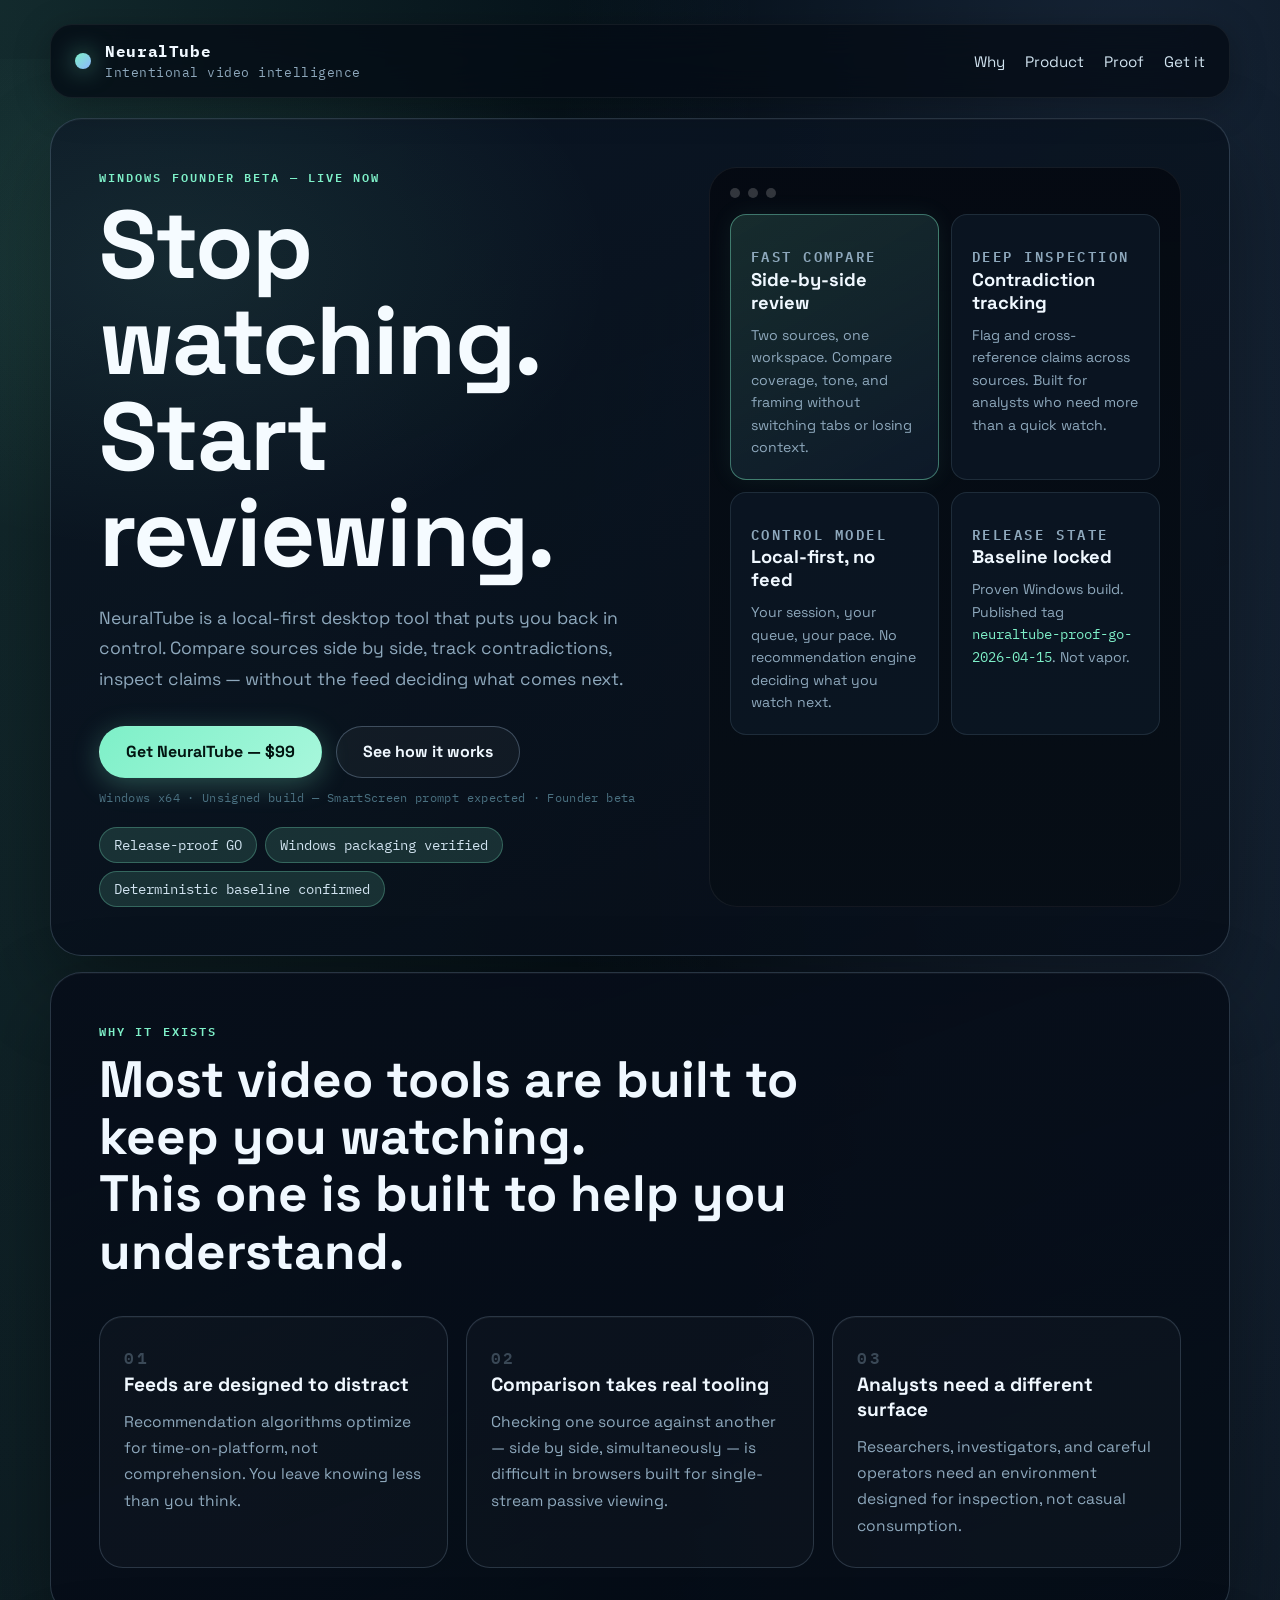
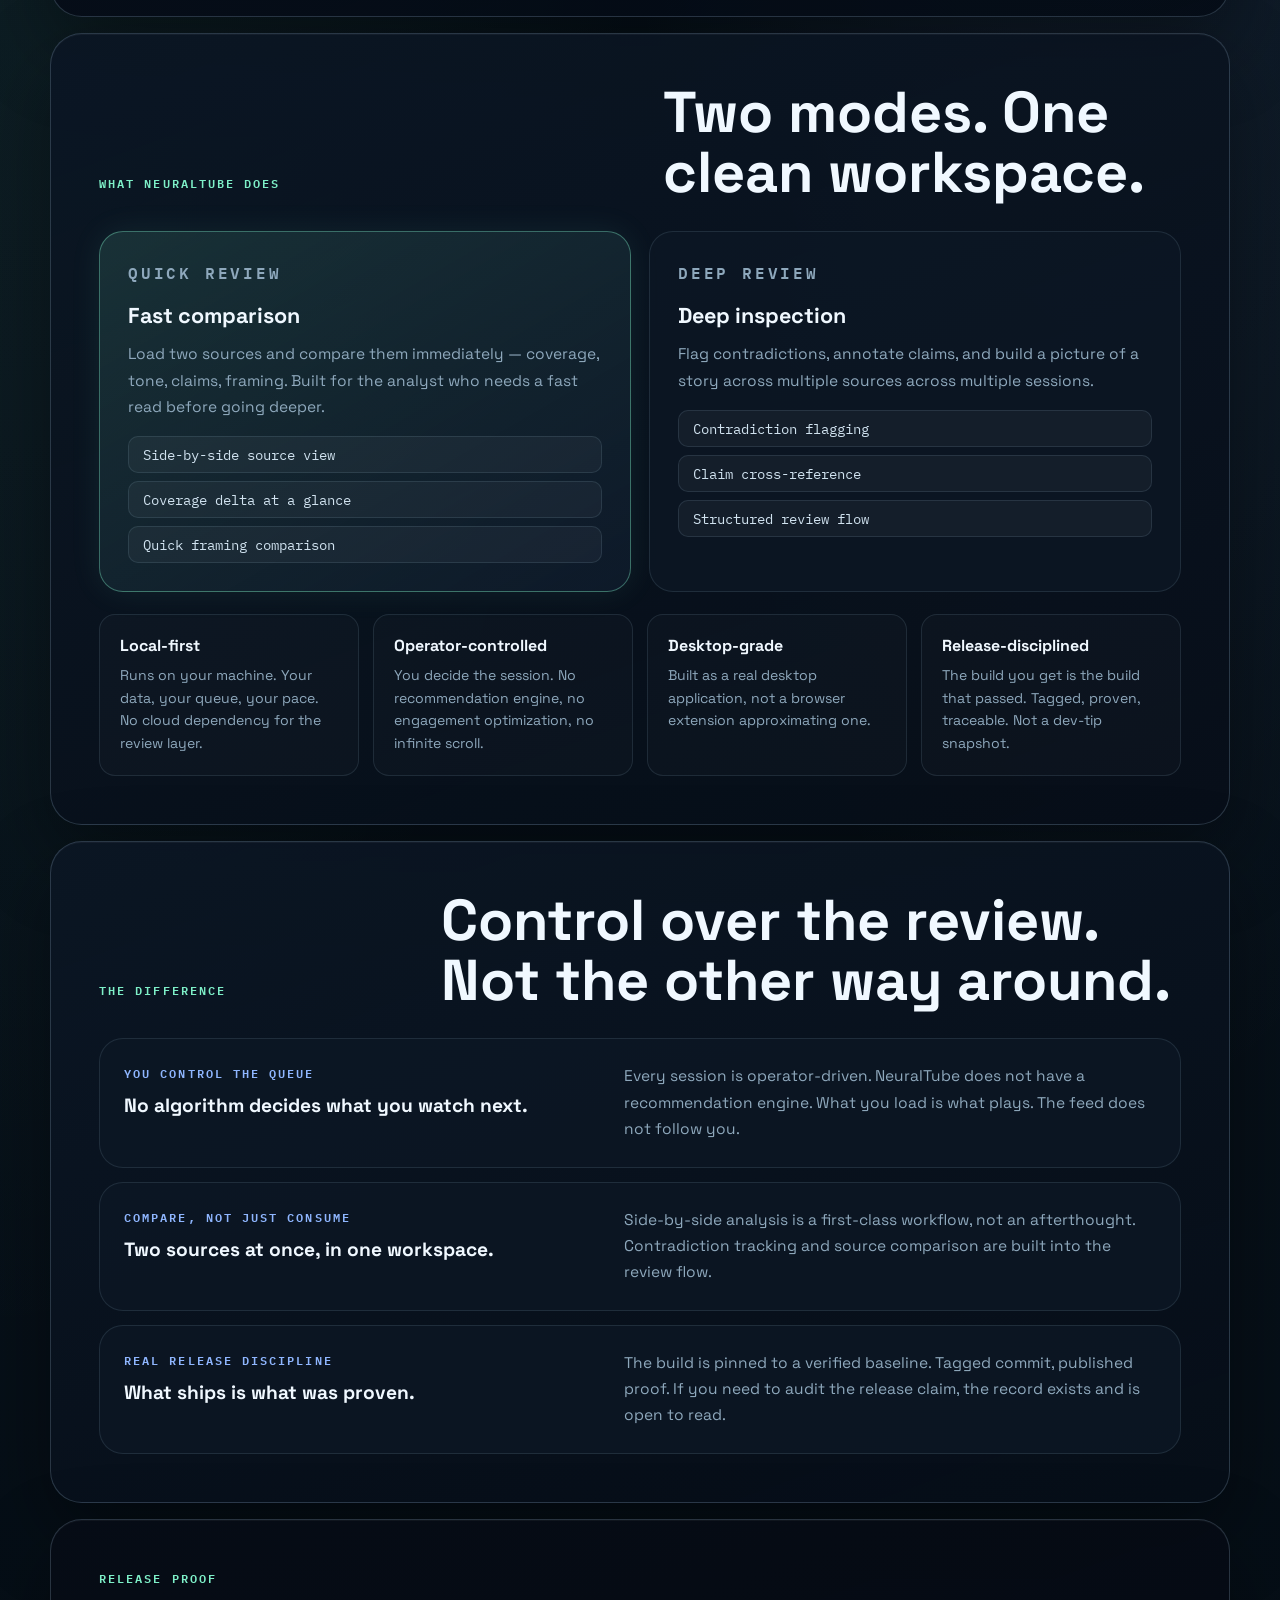
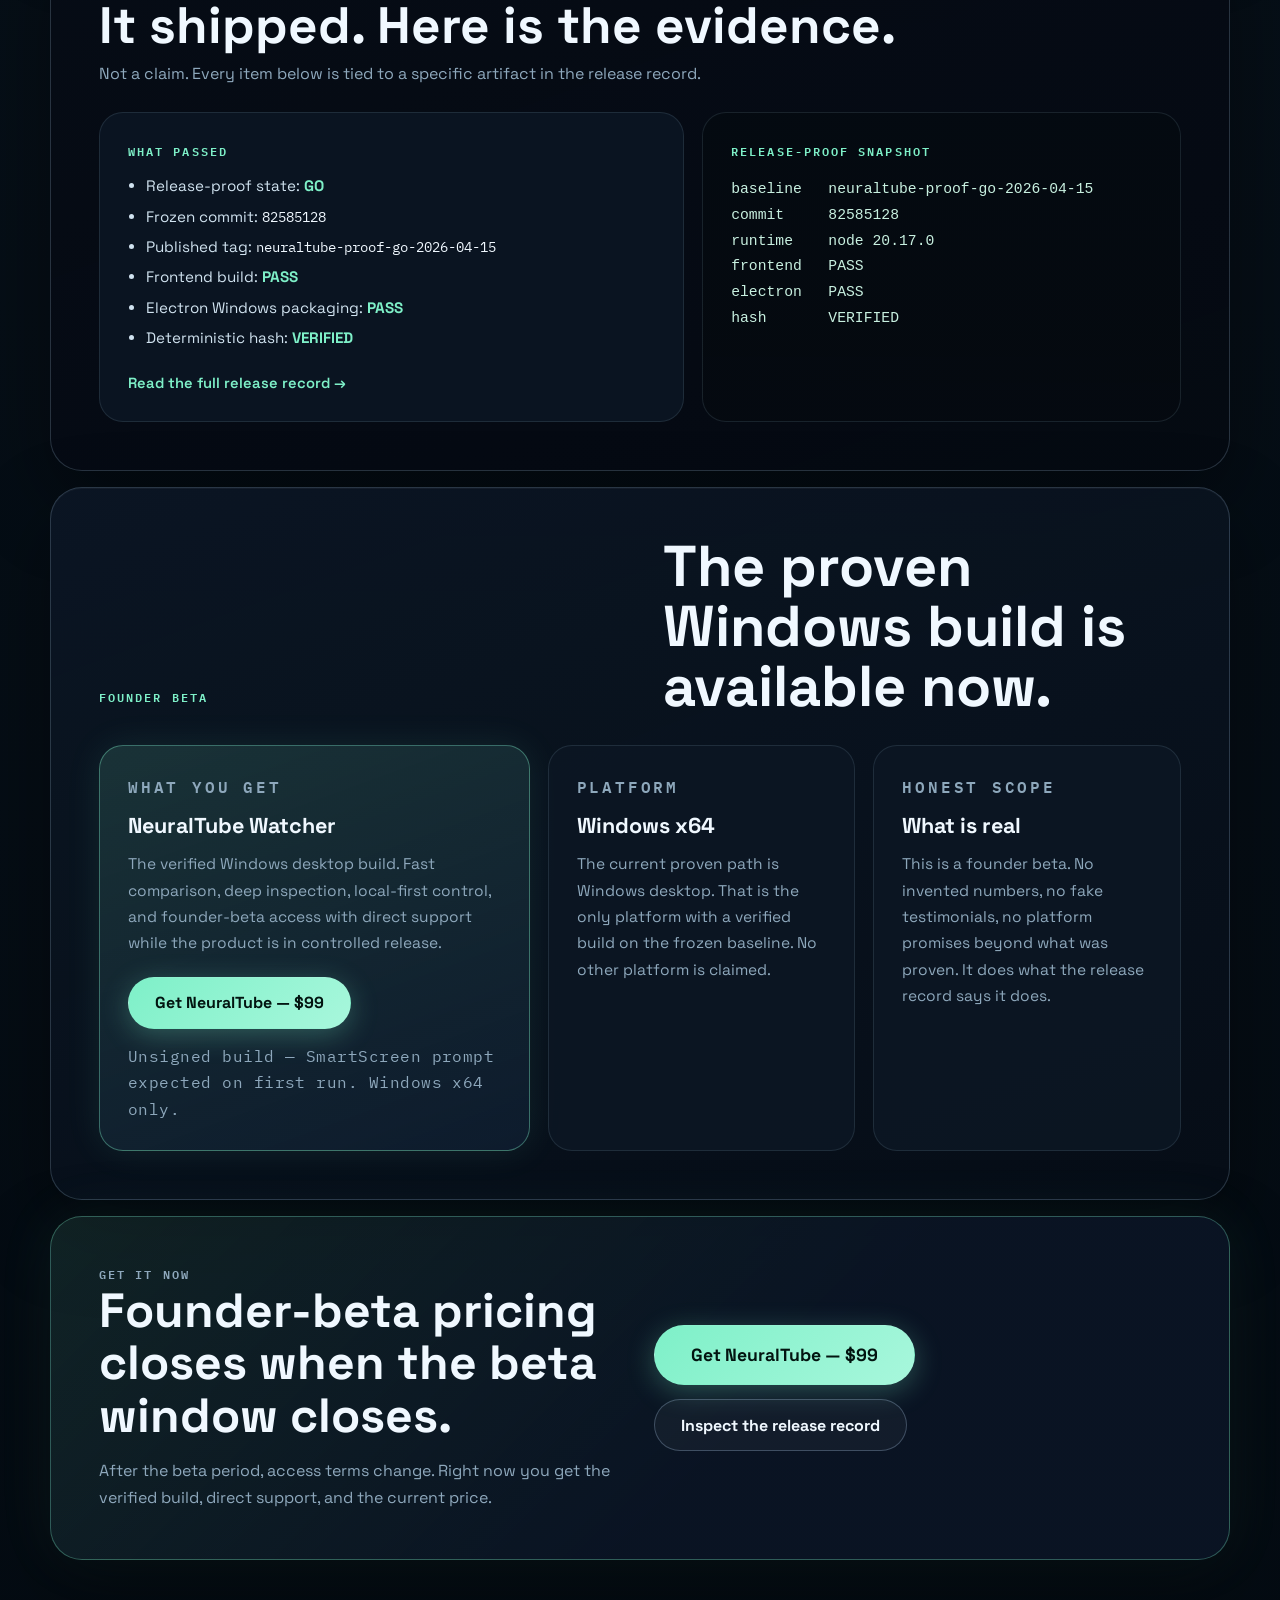
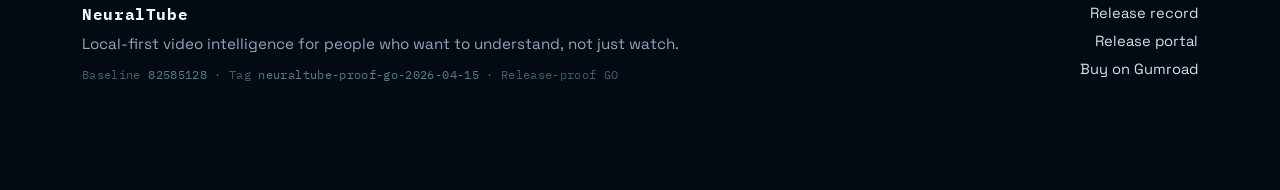
<file: index.html>
<!DOCTYPE html>
<html lang="en">
<head>
  <meta charset="UTF-8">
  <meta name="viewport" content="width=device-width, initial-scale=1.0">
  <title>NeuralTube — Stop watching. Start reviewing.</title>
  <meta name="description" content="NeuralTube is a local-first Windows desktop tool for intentional video review — side-by-side comparison, contradiction tracking, and deep inspection without the feed.">
  <meta name="theme-color" content="#07111a">
  <meta property="og:title" content="NeuralTube — Stop watching. Start reviewing.">
  <meta property="og:description" content="Local-first Windows desktop tool for intentional video review. Side-by-side comparison, contradiction tracking, signal over noise.">
  <meta property="og:type" content="website">
  <meta property="og:url" content="https://z3r0dayzion-install.github.io/neuraltube-site/">
  <meta property="og:image" content="https://z3r0dayzion-install.github.io/neuraltube-site/assets/og-image.png">
  <link rel="canonical" href="https://z3r0dayzion-install.github.io/neuraltube-site/">
  <link rel="icon" href="assets/neuraltube.ico" sizes="any">
  <link rel="preconnect" href="https://fonts.googleapis.com">
  <link rel="preconnect" href="https://fonts.gstatic.com" crossorigin>
  <link href="https://fonts.googleapis.com/css2?family=IBM+Plex+Mono:wght@400;500;600&family=Space+Grotesk:wght@400;500;700&display=swap" rel="stylesheet">
  <link rel="stylesheet" href="styles/landing.css">
</head>
<body>
  <a class="skip-link" href="#main">Skip to content</a>
  <div class="site-shell">
    <header class="site-header">
      <div class="brand-lockup">
        <span class="brand-mark" aria-hidden="true"></span>
        <div>
          <p class="brand-name">NeuralTube</p>
          <p class="brand-subline">Intentional video intelligence</p>
        </div>
      </div>
      <nav class="site-nav" aria-label="Primary">
        <a href="#why">Why</a>
        <a href="#product">Product</a>
        <a href="#proof">Proof</a>
        <a href="#get">Get it</a>
      </nav>
    </header>

    <main id="main">

      <!-- HERO -->
      <section class="hero reveal">
        <div class="hero-copy">
          <p class="eyebrow">Windows founder beta — live now</p>
          <h1>Stop watching.<br>Start reviewing.</h1>
          <p class="hero-text">NeuralTube is a local-first desktop tool that puts you back in control. Compare sources side by side, track contradictions, inspect claims — without the feed deciding what comes next.</p>
          <div class="hero-actions">
            <a class="button button-primary" href="https://cashdominion.gumroad.com/l/sgtpxl" rel="noopener noreferrer">Get NeuralTube — $99</a>
            <a class="button button-secondary" href="#why">See how it works</a>
          </div>
          <p class="cta-caveat">Windows x64 &middot; Unsigned build — SmartScreen prompt expected &middot; Founder beta</p>
          <ul class="trust-strip" aria-label="Release proof highlights">
            <li>Release-proof GO</li>
            <li>Windows packaging verified</li>
            <li>Deterministic baseline confirmed</li>
          </ul>
        </div>

        <div class="hero-panel" aria-label="Product snapshot">
          <div class="panel-window">
            <div class="panel-toolbar" aria-hidden="true">
              <span></span><span></span><span></span>
            </div>
            <div class="panel-grid">
              <article class="signal-card signal-card-accent">
                <p class="card-label">Fast compare</p>
                <h2>Side-by-side review</h2>
                <p>Two sources, one workspace. Compare coverage, tone, and framing without switching tabs or losing context.</p>
              </article>
              <article class="signal-card">
                <p class="card-label">Deep inspection</p>
                <h2>Contradiction tracking</h2>
                <p>Flag and cross-reference claims across sources. Built for analysts who need more than a quick watch.</p>
              </article>
              <article class="signal-card">
                <p class="card-label">Control model</p>
                <h2>Local-first, no feed</h2>
                <p>Your session, your queue, your pace. No recommendation engine deciding what you watch next.</p>
              </article>
              <article class="signal-card proof-card">
                <p class="card-label">Release state</p>
                <h2>Baseline locked</h2>
                <p>Proven Windows build. Published tag <span>neuraltube-proof-go-2026-04-15</span>. Not vapor.</p>
              </article>
            </div>
          </div>
        </div>
      </section>

      <!-- WHY -->
      <section id="why" class="section desire-section reveal">
        <div class="desire-copy">
          <p class="eyebrow">Why it exists</p>
          <h2>Most video tools are built to keep you watching.<br>This one is built to help you understand.</h2>
        </div>
        <div class="desire-grid">
          <article class="desire-card">
            <p class="desire-number">01</p>
            <h3>Feeds are designed to distract</h3>
            <p>Recommendation algorithms optimize for time-on-platform, not comprehension. You leave knowing less than you think.</p>
          </article>
          <article class="desire-card">
            <p class="desire-number">02</p>
            <h3>Comparison takes real tooling</h3>
            <p>Checking one source against another — side by side, simultaneously — is difficult in browsers built for single-stream passive viewing.</p>
          </article>
          <article class="desire-card">
            <p class="desire-number">03</p>
            <h3>Analysts need a different surface</h3>
            <p>Researchers, investigators, and careful operators need an environment designed for inspection, not casual consumption.</p>
          </article>
        </div>
      </section>

      <!-- PRODUCT -->
      <section id="product" class="section reveal">
        <div class="section-heading">
          <p class="eyebrow">What NeuralTube does</p>
          <h2>Two modes. One clean workspace.</h2>
        </div>
        <div class="mode-split">
          <article class="mode-card mode-card-primary">
            <p class="card-label">Quick review</p>
            <h3>Fast comparison</h3>
            <p>Load two sources and compare them immediately — coverage, tone, claims, framing. Built for the analyst who needs a fast read before going deeper.</p>
            <ul class="mode-list">
              <li>Side-by-side source view</li>
              <li>Coverage delta at a glance</li>
              <li>Quick framing comparison</li>
            </ul>
          </article>
          <article class="mode-card">
            <p class="card-label">Deep review</p>
            <h3>Deep inspection</h3>
            <p>Flag contradictions, annotate claims, and build a picture of a story across multiple sources across multiple sessions.</p>
            <ul class="mode-list">
              <li>Contradiction flagging</li>
              <li>Claim cross-reference</li>
              <li>Structured review flow</li>
            </ul>
          </article>
        </div>
        <div class="product-pillars">
          <article class="pillar">
            <h4>Local-first</h4>
            <p>Runs on your machine. Your data, your queue, your pace. No cloud dependency for the review layer.</p>
          </article>
          <article class="pillar">
            <h4>Operator-controlled</h4>
            <p>You decide the session. No recommendation engine, no engagement optimization, no infinite scroll.</p>
          </article>
          <article class="pillar">
            <h4>Desktop-grade</h4>
            <p>Built as a real desktop application, not a browser extension approximating one.</p>
          </article>
          <article class="pillar">
            <h4>Release-disciplined</h4>
            <p>The build you get is the build that passed. Tagged, proven, traceable. Not a dev-tip snapshot.</p>
          </article>
        </div>
      </section>

      <!-- DIFFERENCE -->
      <section class="section contrast-section reveal">
        <div class="section-heading narrow">
          <p class="eyebrow">The difference</p>
          <h2>Control over the review. Not the other way around.</h2>
        </div>
        <div class="contrast-list">
          <article class="contrast-row">
            <div>
              <p class="contrast-kicker">You control the queue</p>
              <h3>No algorithm decides what you watch next.</h3>
            </div>
            <p>Every session is operator-driven. NeuralTube does not have a recommendation engine. What you load is what plays. The feed does not follow you.</p>
          </article>
          <article class="contrast-row">
            <div>
              <p class="contrast-kicker">Compare, not just consume</p>
              <h3>Two sources at once, in one workspace.</h3>
            </div>
            <p>Side-by-side analysis is a first-class workflow, not an afterthought. Contradiction tracking and source comparison are built into the review flow.</p>
          </article>
          <article class="contrast-row">
            <div>
              <p class="contrast-kicker">Real release discipline</p>
              <h3>What ships is what was proven.</h3>
            </div>
            <p>The build is pinned to a verified baseline. Tagged commit, published proof. If you need to audit the release claim, the record exists and is open to read.</p>
          </article>
        </div>
      </section>

      <!-- PROOF -->
      <section id="proof" class="section proof-section reveal">
        <div class="proof-header">
          <p class="eyebrow">Release proof</p>
          <h2>It shipped. Here is the evidence.</h2>
          <p class="proof-subhead">Not a claim. Every item below is tied to a specific artifact in the release record.</p>
        </div>
        <div class="proof-layout">
          <article class="proof-panel">
            <p class="card-label">What passed</p>
            <ul class="proof-list">
              <li>Release-proof state: <strong>GO</strong></li>
              <li>Frozen commit: <code>82585128</code></li>
              <li>Published tag: <code>neuraltube-proof-go-2026-04-15</code></li>
              <li>Frontend build: <strong>PASS</strong></li>
              <li>Electron Windows packaging: <strong>PASS</strong></li>
              <li>Deterministic hash: <strong>VERIFIED</strong></li>
            </ul>
            <a class="inline-link" href="release-record.html">Read the full release record →</a>
          </article>
          <article class="proof-terminal" aria-label="Proof snapshot terminal">
            <p class="terminal-title">release-proof snapshot</p>
            <pre><code>baseline   neuraltube-proof-go-2026-04-15
commit     82585128
runtime    node 20.17.0
frontend   PASS
electron   PASS
hash       VERIFIED</code></pre>
          </article>
        </div>
      </section>

      <!-- AVAILABILITY -->
      <section id="get" class="section availability-section reveal">
        <div class="section-heading">
          <p class="eyebrow">Founder beta</p>
          <h2>The proven Windows build is available now.</h2>
        </div>
        <div class="availability-grid">
          <article class="availability-card availability-card-primary">
            <p class="card-label">What you get</p>
            <h3>NeuralTube Watcher</h3>
            <p>The verified Windows desktop build. Fast comparison, deep inspection, local-first control, and founder-beta access with direct support while the product is in controlled release.</p>
            <div class="avail-actions">
              <a class="button button-primary" href="https://cashdominion.gumroad.com/l/sgtpxl" rel="noopener noreferrer">Get NeuralTube — $99</a>
            </div>
            <p class="cta-caveat">Unsigned build — SmartScreen prompt expected on first run. Windows x64 only.</p>
          </article>
          <article class="availability-card">
            <p class="card-label">Platform</p>
            <h3>Windows x64</h3>
            <p>The current proven path is Windows desktop. That is the only platform with a verified build on the frozen baseline. No other platform is claimed.</p>
          </article>
          <article class="availability-card">
            <p class="card-label">Honest scope</p>
            <h3>What is real</h3>
            <p>This is a founder beta. No invented numbers, no fake testimonials, no platform promises beyond what was proven. It does what the release record says it does.</p>
          </article>
        </div>
      </section>

      <!-- FINAL CTA -->
      <section class="section final-cta-section reveal">
        <div class="final-cta-copy">
          <p class="eyebrow">Get it now</p>
          <h2>Founder-beta pricing closes when the beta window closes.</h2>
          <p>After the beta period, access terms change. Right now you get the verified build, direct support, and the current price.</p>
        </div>
        <div class="final-cta-actions">
          <a class="button button-primary button-large" href="https://cashdominion.gumroad.com/l/sgtpxl" rel="noopener noreferrer">Get NeuralTube — $99</a>
          <a class="button button-secondary" href="release-record.html">Inspect the release record</a>
        </div>
      </section>

    </main>

    <footer class="page-footer reveal">
      <div class="footer-left">
        <p class="brand-name footer-brand">NeuralTube</p>
        <p class="footer-copy">Local-first video intelligence for people who want to understand, not just watch.</p>
        <p class="footer-baseline">Baseline <code>82585128</code> &middot; Tag <code>neuraltube-proof-go-2026-04-15</code> &middot; Release-proof GO</p>
      </div>
      <nav class="footer-links" aria-label="Footer links">
        <a href="release-record.html">Release record</a>
        <a href="release-portal.html">Release portal</a>
        <a href="https://cashdominion.gumroad.com/l/sgtpxl" rel="noopener noreferrer">Buy on Gumroad</a>
      </nav>
    </footer>
  </div>

  <script src="scripts/landing.js"></script>
</body>
</html>
</file>
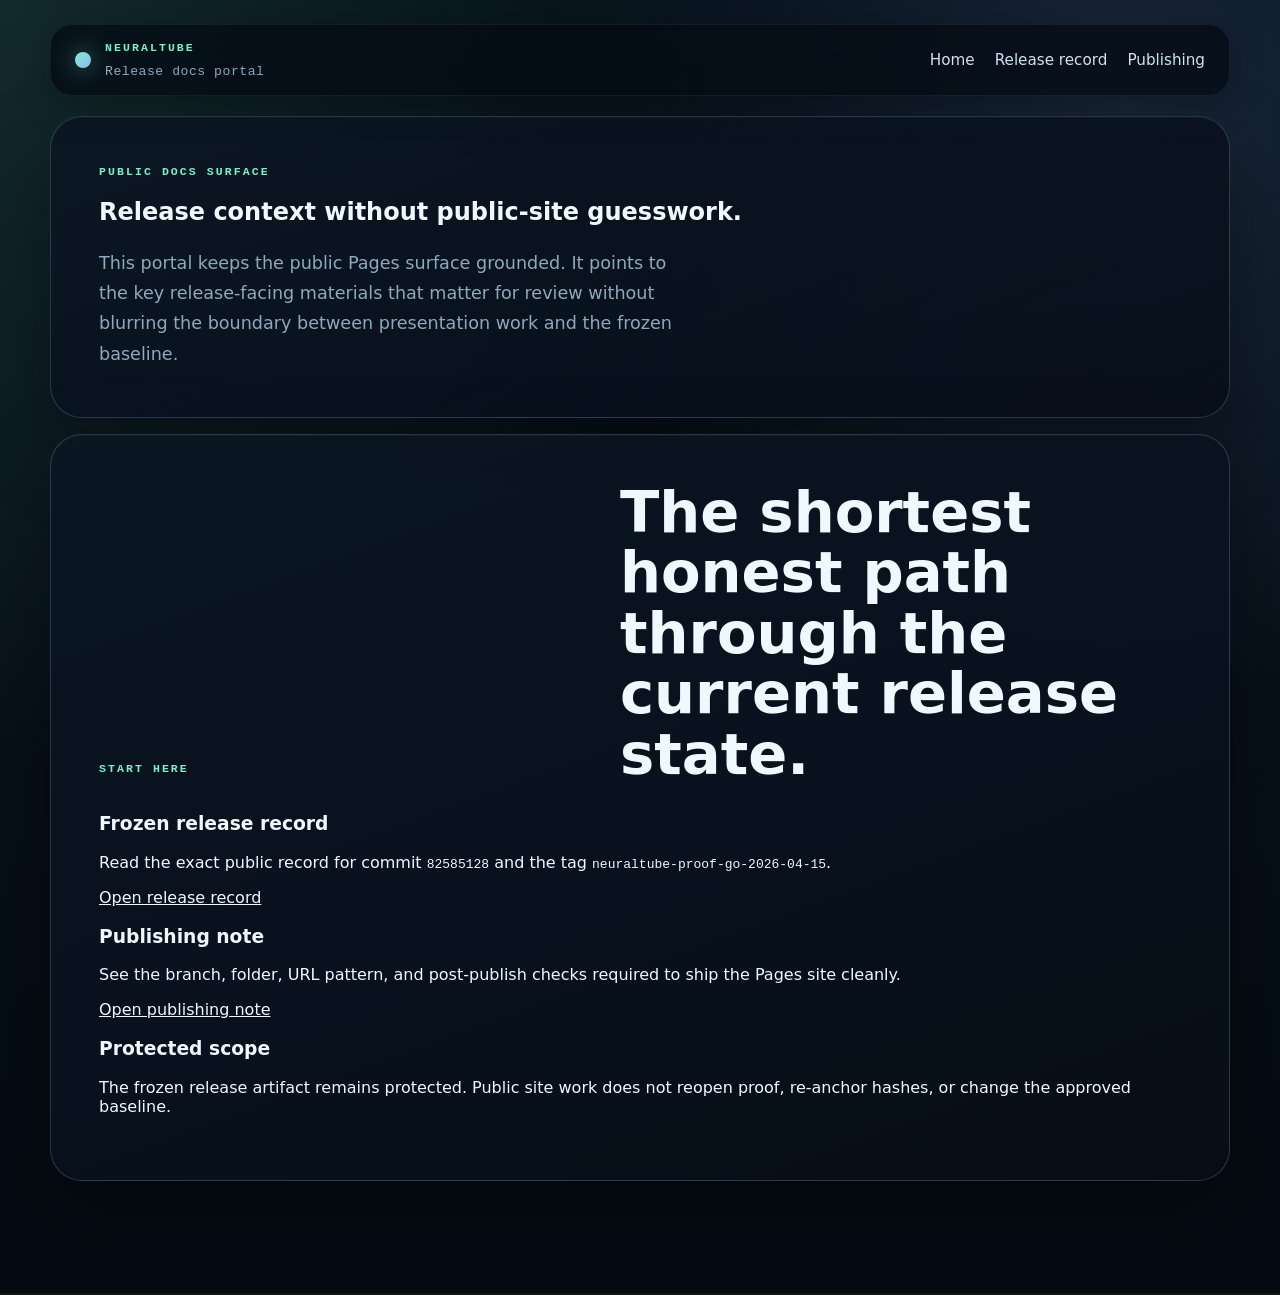
<file: release-portal.html>
<!DOCTYPE html>
<html lang="en">
<head>
  <meta charset="UTF-8">
  <meta name="viewport" content="width=device-width, initial-scale=1.0">
  <title>NeuralTube | Release Docs Portal</title>
  <meta name="description" content="Public-facing release portal for NeuralTube, summarizing the frozen baseline, proof discipline, and publishing notes without touching the protected artifact.">
  <meta name="theme-color" content="#08131f">
  <meta property="og:title" content="NeuralTube | Release Docs Portal">
  <meta property="og:description" content="Public-facing portal for the frozen NeuralTube release baseline and supporting release notes.">
  <meta property="og:type" content="website">
  <meta property="og:url" content="https://z3r0dayzion-install.github.io/neuraltube-site/release-portal.html">
  <meta property="og:image" content="https://z3r0dayzion-install.github.io/neuraltube-site/assets/og-image.png">
  <link rel="canonical" href="https://z3r0dayzion-install.github.io/neuraltube-site/release-portal.html">
  <link rel="icon" href="assets/neuraltube.ico" sizes="any">
  <link rel="stylesheet" href="styles/landing.css">
</head>
<body>
  <div class="site-shell">
    <header class="site-header">
      <div class="brand-lockup">
        <span class="brand-mark" aria-hidden="true"></span>
        <div>
          <p class="eyebrow">NeuralTube</p>
          <p class="brand-subline">Release docs portal</p>
        </div>
      </div>
      <nav class="site-nav" aria-label="Secondary">
        <a href="index.html">Home</a>
        <a href="release-record.html">Release record</a>
        <a href="PUBLISHING.md">Publishing</a>
      </nav>
    </header>

    <main id="main">
      <section class="section reveal is-visible">
        <p class="eyebrow">Public docs surface</p>
        <h1>Release context without public-site guesswork.</h1>
        <p class="hero-text">This portal keeps the public Pages surface grounded. It points to the key release-facing materials that matter for review without blurring the boundary between presentation work and the frozen baseline.</p>
      </section>

      <section class="section reveal is-visible">
        <div class="section-heading">
          <p class="eyebrow">Start here</p>
          <h2>The shortest honest path through the current release state.</h2>
        </div>
        <div class="feature-grid">
          <article class="feature-card">
            <h3>Frozen release record</h3>
            <p>Read the exact public record for commit <code>82585128</code> and the tag <code>neuraltube-proof-go-2026-04-15</code>.</p>
            <p><a href="release-record.html">Open release record</a></p>
          </article>
          <article class="feature-card">
            <h3>Publishing note</h3>
            <p>See the branch, folder, URL pattern, and post-publish checks required to ship the Pages site cleanly.</p>
            <p><a href="PUBLISHING.md">Open publishing note</a></p>
          </article>
          </article>
          <article class="feature-card">
            <h3>Protected scope</h3>
            <p>The frozen release artifact remains protected. Public site work does not reopen proof, re-anchor hashes, or change the approved baseline.</p>
          </article>
        </div>
      </section>
    </main>
  </div>
</body>
</html>
</file>
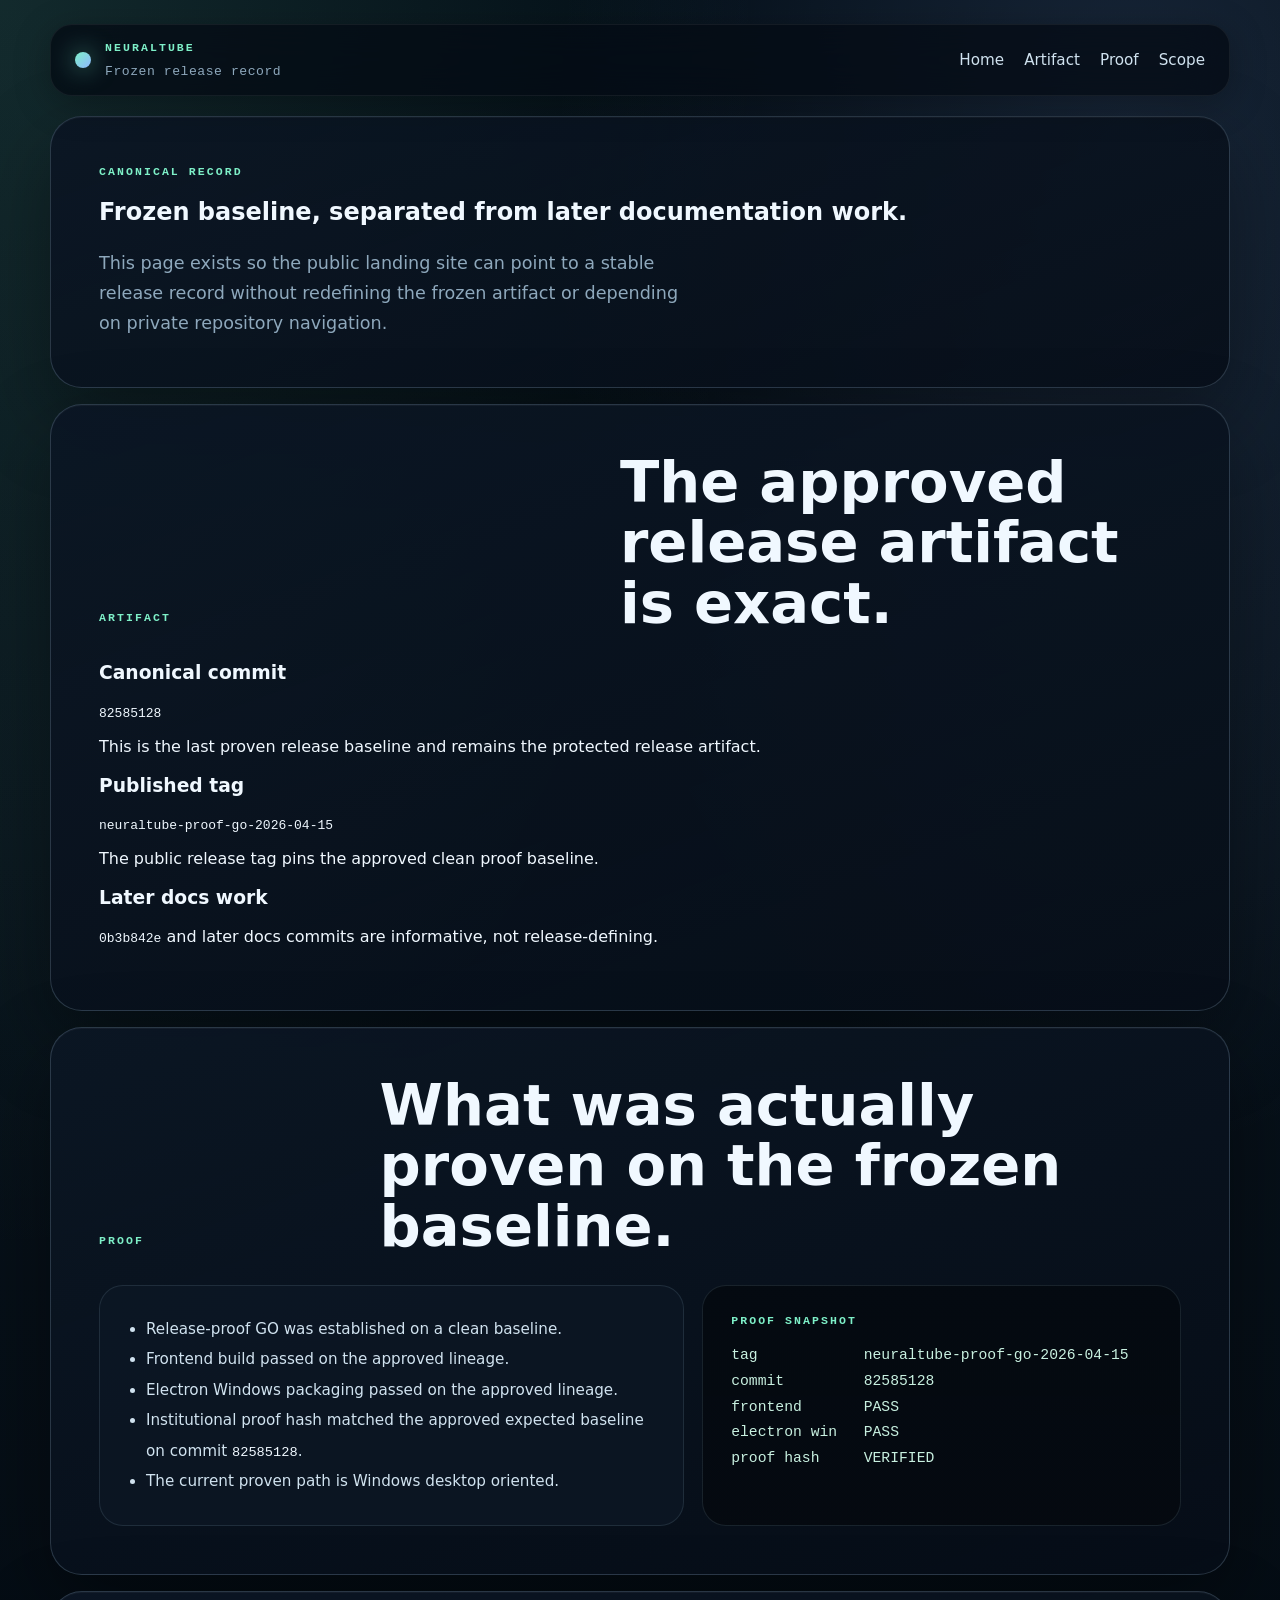
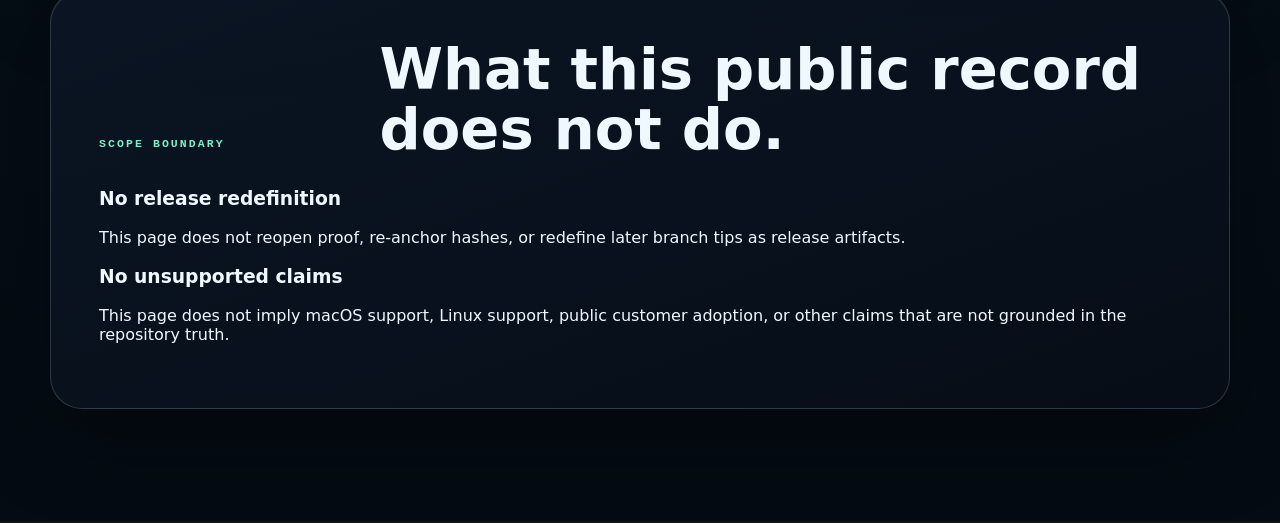
<file: release-record.html>
<!DOCTYPE html>
<html lang="en">
<head>
  <meta charset="UTF-8">
  <meta name="viewport" content="width=device-width, initial-scale=1.0">
  <title>NeuralTube | Frozen Release Record</title>
  <meta name="description" content="Public release record for NeuralTube's frozen approved baseline, including the canonical commit, tag, and proof-backed release facts.">
  <meta name="theme-color" content="#08131f">
  <meta property="og:title" content="NeuralTube | Frozen Release Record">
  <meta property="og:description" content="Canonical public release record for the frozen NeuralTube baseline.">
  <meta property="og:type" content="website">
  <meta property="og:url" content="https://z3r0dayzion-install.github.io/neuraltube-site/release-record.html">
  <meta property="og:image" content="https://z3r0dayzion-install.github.io/neuraltube-site/assets/og-image.png">
  <link rel="canonical" href="https://z3r0dayzion-install.github.io/neuraltube-site/release-record.html">
  <link rel="icon" href="assets/neuraltube.ico" sizes="any">
  <link rel="stylesheet" href="styles/landing.css">
</head>
<body>
  <div class="site-shell">
    <header class="site-header">
      <div class="brand-lockup">
        <span class="brand-mark" aria-hidden="true"></span>
        <div>
          <p class="eyebrow">NeuralTube</p>
          <p class="brand-subline">Frozen release record</p>
        </div>
      </div>
      <nav class="site-nav" aria-label="Secondary">
        <a href="index.html">Home</a>
        <a href="#artifact">Artifact</a>
        <a href="#proof">Proof</a>
        <a href="#scope">Scope</a>
      </nav>
    </header>

    <main id="main">
      <section class="section reveal is-visible">
        <p class="eyebrow">Canonical record</p>
        <h1>Frozen baseline, separated from later documentation work.</h1>
        <p class="hero-text">This page exists so the public landing site can point to a stable release record without redefining the frozen artifact or depending on private repository navigation.</p>
      </section>

      <section id="artifact" class="section reveal is-visible">
        <div class="section-heading">
          <p class="eyebrow">Artifact</p>
          <h2>The approved release artifact is exact.</h2>
        </div>
        <div class="three-up">
          <article class="info-card">
            <h3>Canonical commit</h3>
            <p><code>82585128</code></p>
            <p>This is the last proven release baseline and remains the protected release artifact.</p>
          </article>
          <article class="info-card" id="tag">
            <h3>Published tag</h3>
            <p><code>neuraltube-proof-go-2026-04-15</code></p>
            <p>The public release tag pins the approved clean proof baseline.</p>
          </article>
          <article class="info-card">
            <h3>Later docs work</h3>
            <p><code>0b3b842e</code> and later docs commits are informative, not release-defining.</p>
          </article>
        </div>
      </section>

      <section id="proof" class="section reveal is-visible">
        <div class="section-heading narrow">
          <p class="eyebrow">Proof</p>
          <h2>What was actually proven on the frozen baseline.</h2>
        </div>
        <div class="proof-layout">
          <article class="proof-panel">
            <ul class="proof-list">
              <li>Release-proof GO was established on a clean baseline.</li>
              <li>Frontend build passed on the approved lineage.</li>
              <li>Electron Windows packaging passed on the approved lineage.</li>
              <li>Institutional proof hash matched the approved expected baseline on commit <code>82585128</code>.</li>
              <li>The current proven path is Windows desktop oriented.</li>
            </ul>
          </article>
          <article class="proof-terminal">
            <p class="terminal-title">proof snapshot</p>
            <pre><code>tag            neuraltube-proof-go-2026-04-15
commit         82585128
frontend       PASS
electron win   PASS
proof hash     VERIFIED</code></pre>
          </article>
        </div>
      </section>

      <section id="scope" class="section reveal is-visible">
        <div class="section-heading narrow">
          <p class="eyebrow">Scope boundary</p>
          <h2>What this public record does not do.</h2>
        </div>
        <div class="feature-grid">
          <article class="feature-card">
            <h3>No release redefinition</h3>
            <p>This page does not reopen proof, re-anchor hashes, or redefine later branch tips as release artifacts.</p>
          </article>
          <article class="feature-card">
            <h3>No unsupported claims</h3>
            <p>This page does not imply macOS support, Linux support, public customer adoption, or other claims that are not grounded in the repository truth.</p>
          </article>
        </div>
      </section>
    </main>
  </div>
</body>
</html>
</file>
<file: styles/landing.css>
/* ── Design tokens ─────────────────────────────────── */
:root {
  color-scheme: dark;
  --bg:           #07111a;
  --bg-elevated:  rgba(10, 20, 31, 0.78);
  --bg-strong:    #0f1b29;
  --card:         rgba(12, 23, 36, 0.84);
  --card-strong:  rgba(18, 30, 46, 0.94);
  --line:         rgba(165, 196, 224, 0.13);
  --line-strong:  rgba(165, 196, 224, 0.3);
  --text:         #f0f8ff;
  --muted:        #8ea8bc;
  --soft:         #d0e2ef;
  --accent:       #7ef0c8;
  --accent-dim:   rgba(126, 240, 200, 0.14);
  --accent-line:  rgba(126, 240, 200, 0.28);
  --blue:         #8fb6ff;
  --shadow:       0 32px 80px rgba(0, 0, 0, 0.36);
  --shadow-card:  0 8px 32px rgba(0, 0, 0, 0.28);
  --radius-xl:    32px;
  --radius-lg:    24px;
  --radius-md:    16px;
  --radius-sm:    10px;
  --content-width: 1180px;
  --font-sans: "Space Grotesk", "Segoe UI", system-ui, sans-serif;
  --font-mono: "IBM Plex Mono", Consolas, monospace;
}

/* ── Reset ─────────────────────────────────────────── */
*, *::before, *::after { box-sizing: border-box; }
html { scroll-behavior: smooth; }
body {
  margin: 0;
  min-width: 320px;
  font-family: var(--font-sans);
  background:
    radial-gradient(ellipse at top left,  rgba(126, 240, 200, 0.13) 0%, transparent 42%),
    radial-gradient(ellipse at 88% 8%,    rgba(143, 182, 255, 0.15) 0%, transparent 36%),
    linear-gradient(180deg, #030d16 0%, #07111a 40%, #040b12 100%);
  color: var(--text);
}
a { color: inherit; }

/* ── Skip link ─────────────────────────────────────── */
.skip-link {
  position: absolute; left: 16px; top: -48px; z-index: 100;
  padding: 12px 16px; border-radius: 12px;
  background: var(--accent); color: #031015;
  text-decoration: none; font-weight: 600;
  transition: top 0.2s ease;
}
.skip-link:focus { top: 16px; }

/* ── Shell ─────────────────────────────────────────── */
.site-shell {
  width: min(var(--content-width), calc(100% - 32px));
  margin: 0 auto;
  padding: 24px 0 96px;
}

/* ── Hero spotlight ────────────────────────────────── */
.hero::before {
  content: '';
  position: absolute;
  top: -60px; left: -80px;
  width: 680px; height: 520px;
  background: radial-gradient(ellipse at 30% 40%, rgba(126,240,200,0.09) 0%, transparent 65%);
  pointer-events: none;
  z-index: 0;
}
.hero { position: relative; isolation: isolate; }
.hero > * { position: relative; }

/* ── Header ────────────────────────────────────────── */
.site-header {
  position: sticky; top: 12px; z-index: 20;
  display: flex; align-items: center; justify-content: space-between; gap: 20px;
  margin-bottom: 20px; padding: 16px 24px;
  background: rgba(4, 11, 20, 0.76);
  border: 1px solid rgba(255,255,255,0.06);
  border-radius: 22px;
  backdrop-filter: blur(20px);
  box-shadow: 0 8px 36px rgba(0,0,0,0.28);
}
.brand-lockup { display: flex; align-items: center; gap: 14px; }
.brand-mark {
  width: 16px; height: 16px; border-radius: 50%; flex-shrink: 0;
  background: linear-gradient(135deg, var(--accent), var(--blue));
  box-shadow: 0 0 24px rgba(126,240,200,0.6);
}
.brand-name { margin: 0; font-size: 1rem; font-weight: 700; letter-spacing: 0.04em; font-family: var(--font-mono); }
.brand-subline { margin: 3px 0 0; color: var(--muted); font-size: 0.82rem; font-family: var(--font-mono); letter-spacing: 0.04em; }
.site-nav { display: flex; flex-wrap: wrap; gap: 20px; }
.site-nav a { color: var(--soft); text-decoration: none; font-size: 0.95rem; transition: color 0.15s; }
.site-nav a:hover { color: var(--text); }

/* ── Shared type ───────────────────────────────────── */
.eyebrow, .card-label, .contrast-kicker, .terminal-title, .desire-number {
  font-family: var(--font-mono);
  font-size: 0.72rem;
  font-weight: 600;
  letter-spacing: 0.18em;
  text-transform: uppercase;
  color: var(--accent);
  margin: 0 0 10px;
}
.desire-number { font-size: 1.3rem; opacity: 0.36; margin-bottom: 16px; }

/* ── Section shell ─────────────────────────────────── */
.hero, .section {
  margin-bottom: 16px;
  padding: clamp(28px, 4vw, 48px);
  border: 1px solid rgba(165, 196, 224, 0.22);
  border-radius: var(--radius-xl);
  background: linear-gradient(160deg, rgba(11,22,36,0.94), rgba(7,14,24,0.86));
  box-shadow: var(--shadow), inset 0 1px 0 rgba(255,255,255,0.04);
}

/* ── Hero ──────────────────────────────────────────── */
.hero {
  display: grid;
  grid-template-columns: 1.1fr 0.9fr;
  gap: 32px;
  align-items: center;
  min-height: 520px;
}
.hero h1 {
  margin: 0; line-height: 1;
  font-size: clamp(3.8rem, 7.5vw, 6.8rem);
  font-weight: 700;
  color: #f5fbff;
  max-width: 12ch;
  letter-spacing: -0.02em;
}
.hero-text {
  margin: 22px 0 0; max-width: 52ch;
  font-size: 1.1rem; line-height: 1.72; color: var(--muted);
}
.hero-actions { display: flex; flex-wrap: wrap; gap: 14px; margin-top: 32px; }
.cta-caveat {
  margin-top: 12px; font-size: 0.73rem;
  color: #4a7080; font-family: var(--font-mono); letter-spacing: 0.03em;
}
.trust-strip {
  display: flex; flex-wrap: wrap; gap: 8px;
  margin: 22px 0 0; padding: 0; list-style: none;
}
.trust-strip li {
  padding: 8px 14px;
  border: 1px solid var(--accent-line);
  border-radius: 999px;
  background: var(--accent-dim);
  color: var(--soft);
  font-size: 0.85rem;
  font-family: var(--font-mono);
}

/* ── Hero panel ────────────────────────────────────── */
.hero-panel { align-self: stretch; display: flex; }
.panel-window {
  flex: 1;
  padding: 20px;
  border: 1px solid rgba(255,255,255,0.06);
  border-radius: 28px;
  background: linear-gradient(180deg, rgba(5,10,18,0.96), rgba(7,14,22,0.90));
}
.panel-toolbar { display: flex; gap: 8px; margin-bottom: 16px; }
.panel-toolbar span { width: 10px; height: 10px; border-radius: 50%; background: rgba(255,255,255,0.18); }
.panel-grid { display: grid; grid-template-columns: 1fr 1fr; gap: 12px; }
.signal-card {
  padding: 20px; border-radius: var(--radius-md);
  border: 1px solid var(--line);
  background: var(--card);
}
.signal-card-accent {
  background: linear-gradient(150deg, rgba(126,240,200,0.15), rgba(14,26,42,0.96));
  border-color: rgba(126,240,200,0.42);
  box-shadow: 0 0 24px rgba(126,240,200,0.07);
}
.proof-card span { color: var(--accent); font-size: 0.85rem; font-family: var(--font-mono); }
.signal-card h2 { margin: 0; font-size: 1.15rem; font-weight: 700; }
.signal-card p { margin: 10px 0 0; font-size: 0.88rem; color: var(--muted); line-height: 1.6; }

/* ── Buttons ───────────────────────────────────────── */
.button {
  display: inline-flex; align-items: center; justify-content: center;
  min-height: 52px; padding: 0 26px;
  border-radius: 999px; border: 1px solid transparent;
  font-family: var(--font-sans); font-size: 1rem; font-weight: 700;
  text-decoration: none; white-space: nowrap;
  transition: transform 0.18s ease, opacity 0.18s ease, box-shadow 0.18s ease;
  cursor: pointer;
}
.button:hover, .button:focus-visible {
  transform: translateY(-2px);
  opacity: 0.95;
}
.button-primary {
  background: linear-gradient(135deg, #7ef0c8 0%, #a8f7dc 100%);
  color: #021410;
  box-shadow: 0 6px 28px rgba(126,240,200,0.28);
}
.button-primary:hover { box-shadow: 0 10px 36px rgba(126,240,200,0.42); }
.button-secondary {
  border-color: var(--line-strong);
  background: rgba(255,255,255,0.04);
  color: var(--text);
}
.button-large { min-height: 60px; padding: 0 36px; font-size: 1.1rem; }

/* ── Desire / Why section ──────────────────────────── */
.desire-section {
  background: linear-gradient(160deg, rgba(7,14,26,0.96), rgba(5,12,22,0.88));
}
.desire-copy {
  margin-bottom: 36px;
  max-width: 72ch;
}
.desire-copy h2 {
  margin: 0; font-size: clamp(2rem, 4vw, 3.2rem);
  font-weight: 700; line-height: 1.12; color: var(--text);
}
.desire-grid {
  display: grid; grid-template-columns: repeat(3, minmax(0, 1fr)); gap: 18px;
}
.desire-card {
  padding: 28px 24px;
  border-radius: var(--radius-lg);
  border: 1px solid rgba(165, 196, 224, 0.2);
  background: rgba(255,255,255,0.025);
  box-shadow: inset 0 1px 0 rgba(255,255,255,0.04);
}
.desire-card h3 { margin: 0 0 12px; font-size: 1.2rem; font-weight: 700; color: var(--text); }
.desire-card p { margin: 0; color: var(--muted); line-height: 1.7; font-size: 0.97rem; }

/* ── Section headings ──────────────────────────────── */
.section-heading {
  display: flex; align-items: flex-end; justify-content: space-between;
  gap: 18px; margin-bottom: 28px;
}
.section-heading h2 {
  margin: 0; max-width: 14ch;
  font-size: clamp(2rem, 4.5vw, 3.6rem); font-weight: 700; line-height: 1.05; color: var(--text);
}
.section-heading.narrow h2 { max-width: 20ch; }

/* ── Mode split (product) ──────────────────────────── */
.mode-split {
  display: grid; grid-template-columns: 1fr 1fr; gap: 18px;
  margin-bottom: 22px;
}
.mode-card {
  padding: 28px; border-radius: var(--radius-lg);
  border: 1px solid var(--line); background: var(--card);
}
.mode-card-primary {
  background: linear-gradient(150deg, rgba(126,240,200,0.13), rgba(14,26,42,0.96));
  border-color: rgba(126,240,200,0.38);
  box-shadow: 0 0 32px rgba(126,240,200,0.08);
}
.mode-card h3 { margin: 0 0 12px; font-size: 1.35rem; font-weight: 700; }
.mode-card p { margin: 0 0 16px; color: var(--muted); line-height: 1.7; font-size: 0.97rem; }
.mode-list {
  margin: 0; padding: 0; list-style: none;
  display: flex; flex-direction: column; gap: 8px;
}
.mode-list li {
  padding: 8px 14px;
  border-radius: var(--radius-sm);
  background: rgba(255,255,255,0.04);
  border: 1px solid var(--line);
  font-size: 0.9rem; color: var(--soft);
  font-family: var(--font-mono);
}
.product-pillars {
  display: grid; grid-template-columns: repeat(4, minmax(0, 1fr)); gap: 14px;
}
.pillar {
  padding: 20px; border-radius: var(--radius-md);
  border: 1px solid var(--line); background: rgba(255,255,255,0.02);
}
.pillar h4 { margin: 0 0 8px; font-size: 1rem; font-weight: 700; color: var(--text); }
.pillar p { margin: 0; font-size: 0.88rem; color: var(--muted); line-height: 1.6; }

/* ── Contrast / difference ─────────────────────────── */
.contrast-list { display: grid; gap: 14px; }
.contrast-row {
  display: grid; grid-template-columns: 0.95fr 1.05fr; gap: 18px; align-items: start;
  padding: 24px; border-radius: var(--radius-lg);
  border: 1px solid var(--line); background: var(--card);
}
.contrast-kicker { color: var(--blue); }
.contrast-row h3 { margin: 0; font-size: 1.2rem; font-weight: 700; color: var(--text); }
.contrast-row > p { margin: 0; color: var(--muted); line-height: 1.7; font-size: 0.97rem; }

/* ── Proof ─────────────────────────────────────────── */
.proof-section {
  background: linear-gradient(160deg, rgba(6,12,22,0.98), rgba(5,10,18,0.92));
}
.proof-header { margin-bottom: 28px; }
.proof-header h2 {
  margin: 0 0 10px; font-size: clamp(2rem, 4vw, 3.2rem);
  font-weight: 700; line-height: 1.08; color: var(--text);
}
.proof-subhead { margin: 0; color: var(--muted); font-size: 1rem; }
.proof-layout { display: grid; grid-template-columns: 1.1fr 0.9fr; gap: 18px; }
.proof-panel, .proof-terminal {
  padding: 28px; border-radius: var(--radius-lg);
  border: 1px solid var(--line);
}
.proof-panel { background: var(--card); }
.proof-terminal {
  background: linear-gradient(180deg, rgba(4,10,17,0.99), rgba(5,10,16,0.94));
  font-family: var(--font-mono);
}
.proof-list {
  margin: 0; padding: 0 0 0 18px; color: var(--soft);
  line-height: 2; font-size: 0.95rem;
}
.proof-list strong { color: var(--accent); }
.proof-list code { font-family: var(--font-mono); color: var(--text); font-size: 0.9em; }
.proof-terminal pre { margin: 0; overflow: auto; font-size: 0.92rem; line-height: 1.75; color: #c8f0e0; }
.terminal-title { margin: 0 0 16px; }
.inline-link {
  display: inline-block; margin-top: 20px;
  color: var(--accent); text-decoration: none; font-size: 0.92rem; font-weight: 600;
}
.inline-link:hover { text-decoration: underline; }

/* ── Availability ──────────────────────────────────── */
.availability-grid {
  display: grid; grid-template-columns: 1.4fr 1fr 1fr; gap: 18px;
}
.availability-card {
  padding: 28px; border-radius: var(--radius-lg);
  border: 1px solid var(--line); background: var(--card);
}
.availability-card-primary {
  background: linear-gradient(160deg, rgba(126,240,200,0.14), rgba(14,28,46,0.96));
  border-color: rgba(126,240,200,0.38);
  box-shadow: 0 0 36px rgba(126,240,200,0.09);
}
.availability-card h3 { margin: 0 0 12px; font-size: 1.35rem; font-weight: 700; }
.availability-card p { margin: 0 0 12px; color: var(--muted); line-height: 1.7; font-size: 0.97rem; }
.availability-card p:last-child { margin-bottom: 0; }
.avail-actions { margin: 20px 0 14px; }

/* ── Final CTA ─────────────────────────────────────── */
.final-cta-section {
  display: grid; grid-template-columns: 1fr 1fr; gap: 28px;
  align-items: center;
  background: linear-gradient(135deg, rgba(126,240,200,0.1) 0%, rgba(10,20,36,0.97) 60%);
  border-color: rgba(126,240,200,0.32);
  box-shadow: var(--shadow), 0 0 60px rgba(126,240,200,0.07);
}
.final-cta-copy h2 {
  margin: 0 0 14px; font-size: clamp(1.9rem, 3.8vw, 3rem);
  font-weight: 700; line-height: 1.1; color: var(--text);
}
.final-cta-copy p { margin: 0; color: var(--muted); line-height: 1.7; }
.final-cta-actions { display: flex; flex-direction: column; gap: 14px; align-items: flex-start; }

/* ── Footer ────────────────────────────────────────── */
.page-footer {
  display: grid; grid-template-columns: 1fr auto; gap: 28px;
  align-items: start; padding: 28px 32px 12px;
}
.footer-brand { font-size: 1rem; margin: 0 0 8px; }
.footer-copy { margin: 0 0 10px; color: var(--muted); font-size: 0.95rem; line-height: 1.6; }
.footer-baseline {
  margin: 0; font-family: var(--font-mono); font-size: 0.73rem;
  color: #3a6070; letter-spacing: 0.03em;
}
.footer-baseline code { font-family: inherit; color: #4a8090; }
.footer-links {
  display: flex; flex-direction: column; gap: 10px; align-items: flex-end;
}
.footer-links a { color: var(--soft); text-decoration: none; font-size: 0.92rem; transition: color 0.15s; }
.footer-links a:hover { color: var(--text); }

/* ── Scroll reveal ─────────────────────────────────── */
.reveal { opacity: 0; transform: translateY(24px); transition: opacity 0.65s ease, transform 0.65s ease; }
.reveal.is-visible { opacity: 1; transform: translateY(0); }

/* ── Responsive: tablet ────────────────────────────── */
@media (max-width: 1080px) {
  .hero, .proof-layout, .final-cta-section, .page-footer, .contrast-row {
    grid-template-columns: 1fr;
  }
  .hero { min-height: unset; }
  .hero h1 { max-width: none; }
  .product-pillars { grid-template-columns: repeat(2, 1fr); }
  .availability-grid { grid-template-columns: 1fr; }
  .section-heading { flex-direction: column; align-items: flex-start; }
  .section-heading h2 { max-width: none; }
  .footer-links { align-items: flex-start; }
  .final-cta-actions { flex-direction: row; flex-wrap: wrap; }
}

/* ── Responsive: mobile ────────────────────────────── */
@media (max-width: 780px) {
  .site-shell { width: min(var(--content-width), calc(100% - 20px)); padding-top: 12px; }
  .site-header { position: static; flex-direction: column; align-items: flex-start; }
  .site-nav { gap: 14px; }
  .hero, .section { padding: 24px 20px; }
  .hero h1 { font-size: clamp(3rem, 14vw, 4.8rem); }
  .desire-grid, .mode-split, .panel-grid { grid-template-columns: 1fr; }
  .product-pillars { grid-template-columns: 1fr; }
  .trust-strip li { font-size: 0.78rem; }
  .final-cta-actions { flex-direction: column; }
}

/* ── Reduced motion ────────────────────────────────── */
@media (prefers-reduced-motion: reduce) {
  html { scroll-behavior: auto; }
  .reveal, .button, .skip-link { transition: none; }
  .reveal { opacity: 1; transform: none; }
}
</file>
